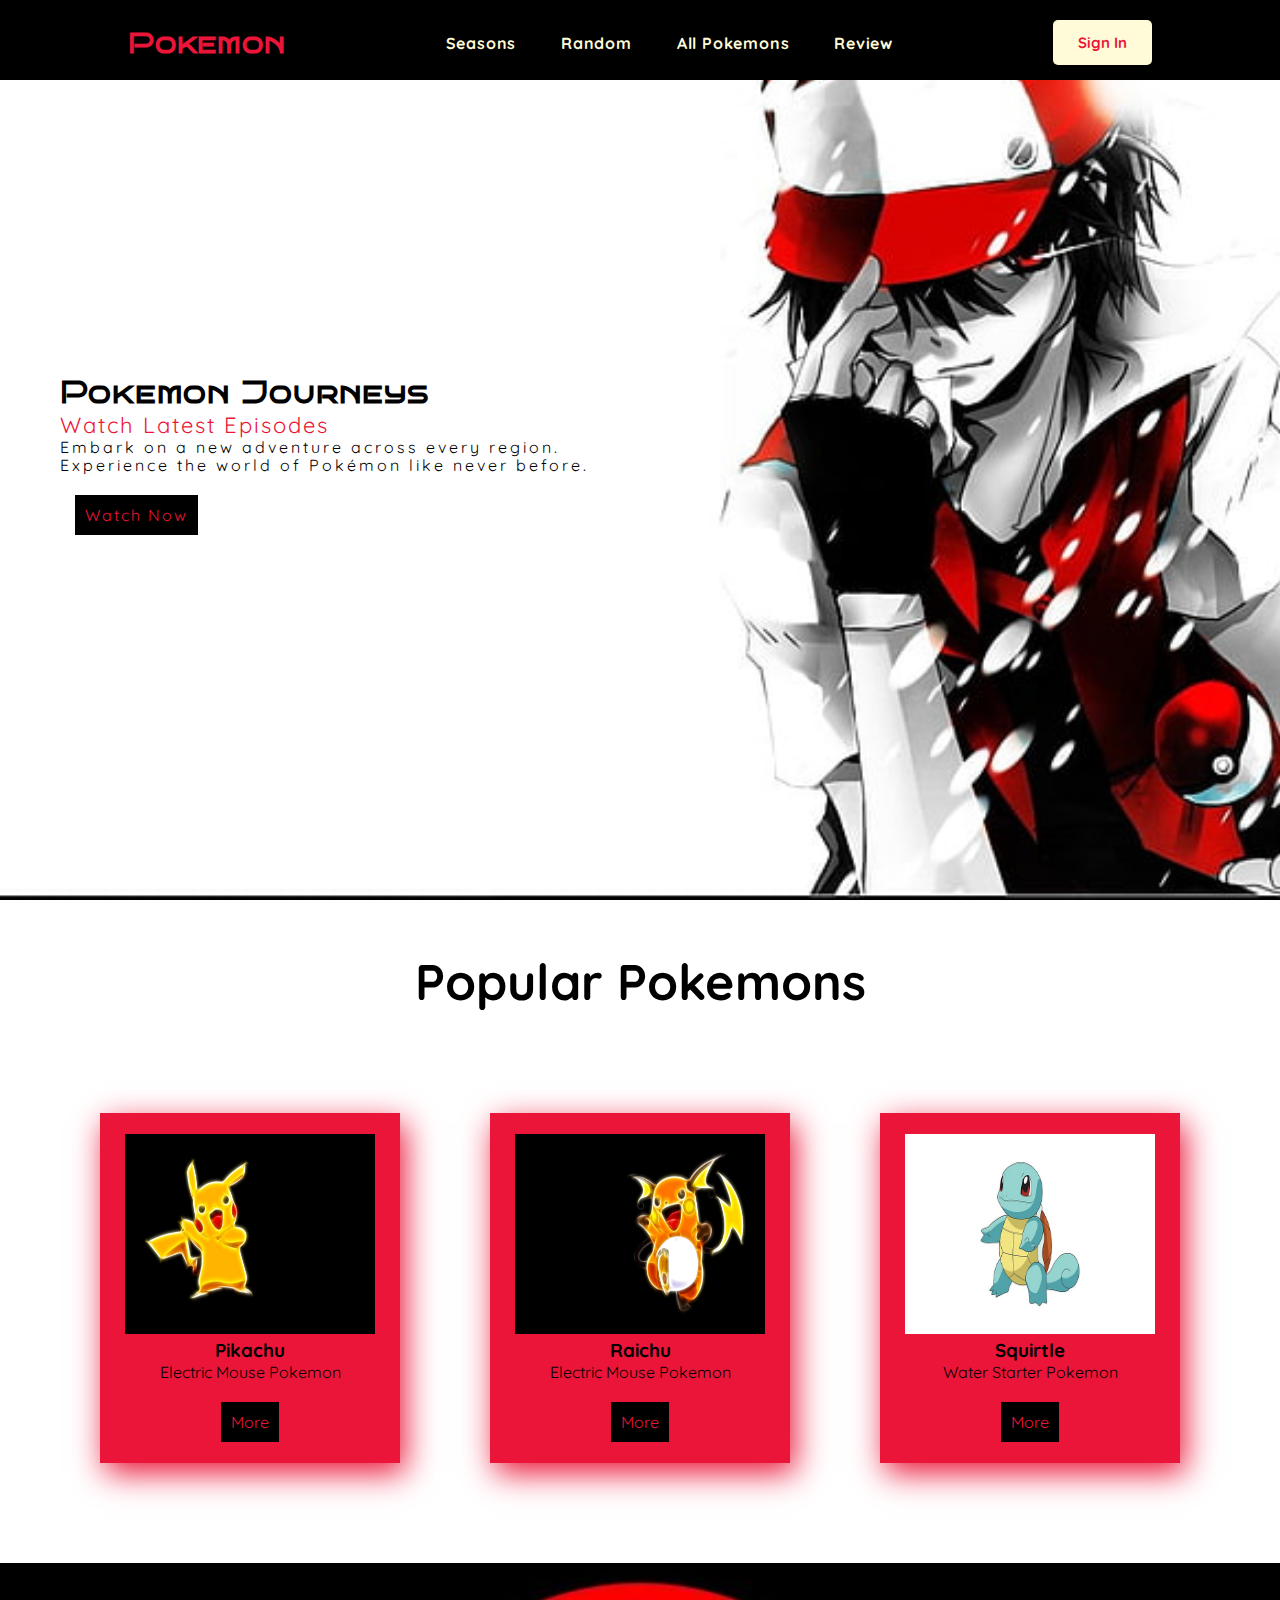
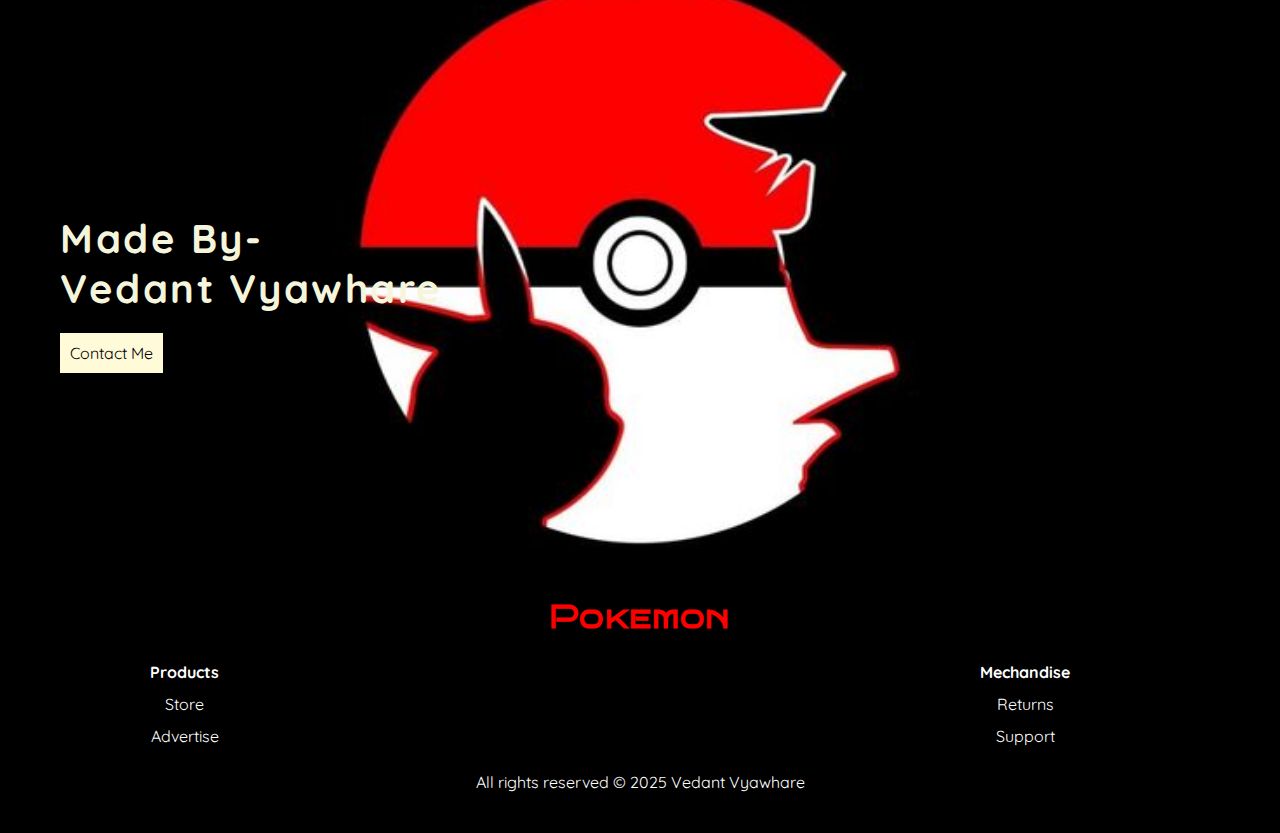
<file: index.html>
<!DOCTYPE html>
<html lang="en" dir="ltr">
<head>
    <meta charset="utf-8">
    <meta name="viewport" content="width=device-width, initial-scale=1.0">
    <title>Pokemon | Vedant Vyawhare</title>

    <link rel="stylesheet" href="style.css">
    <link rel="stylesheet" href="https://cdnjs.cloudflare.com/ajax/libs/font-awesome/6.4.0/css/all.min.css">
    <link href="https://fonts.googleapis.com/css2?family=Bruno+Ace+SC&family=Quicksand:wght@600&display=swap" rel="stylesheet">
    <link rel="icon" type="image/jpg" href="ball.jpg">
</head>
<body>
    
    <div class="navbar">
      <nav>
        <h2 class="logo">Pokemon</h2>
        <ul>
          <li><a href="seasons.html">Seasons</a></li>
          <li><a href="#">Random</a></li>
          <li><a href="#">All Pokemons</a></li>
          <li><a href="review.html">Review</a></li>
        </ul>
        <button type="button" class="nav-btn">Sign In</button>
      </nav>
    </div>

    <section class="home" id="home">
      <div class="content reveal">
        <h1>Pokemon Journeys</h1>
        <span>Watch Latest Episodes</span>
        <p>Embark on a new adventure across every region. Experience the world of Pokémon like never before.</p>
        <a href="#" class="homeButton pulse">Watch Now</a>
      </div>
    </section>

    <h1 class="ourProducts">Popular Pokemons</h1>
    <section class="itemsContainer">
      <div class="item">
        <img src="pikachu.jpg" alt="Pikachu">
        <h3>Pikachu</h3>
        <p>Electric Mouse Pokemon</p>
        <a href="#" class="homeButton">More</a>
      </div>

      <div class="item">
        <img src="riachu.jpg" alt="Raichu">
        <h3>Raichu</h3>
        <p>Electric Mouse Pokemon</p>
        <a href="#" class="homeButton">More</a>
      </div>

      <div class="item">
        <img src="squrtle.jpg" alt="Squirtle">
        <h3>Squirtle</h3>
        <p>Water Starter Pokemon</p>
        <a href="#" class="homeButton">More</a>
      </div>
    </section>

    <section class="aboutme">
      <div class="about-text">
        <h2>Made By-<br> Vedant Vyawhare</h2>
        
        <a href="#" class="homeButton" id="contactMeB">Contact Me</a>
      </div>
    </section>

    <footer>
      <div class="footerTop"><h1>Pokemon</h1></div>
      <div class="footerMiddle">
        <ul class="box-1">
          <li><strong>Products</strong></li>
          <li>Store</li>
          <li>Advertise</li>
        </ul>
        <ul class="box-2">
          <li><strong>Mechandise</strong></li>
          <li>Returns</li>
          <li>Support</li>
        </ul>
      </div>
      <div class="footerBottom">
        <p>All rights reserved &copy; 2025 Vedant Vyawhare</p>
      </div>
    </footer>
</body>
</html>
</file>
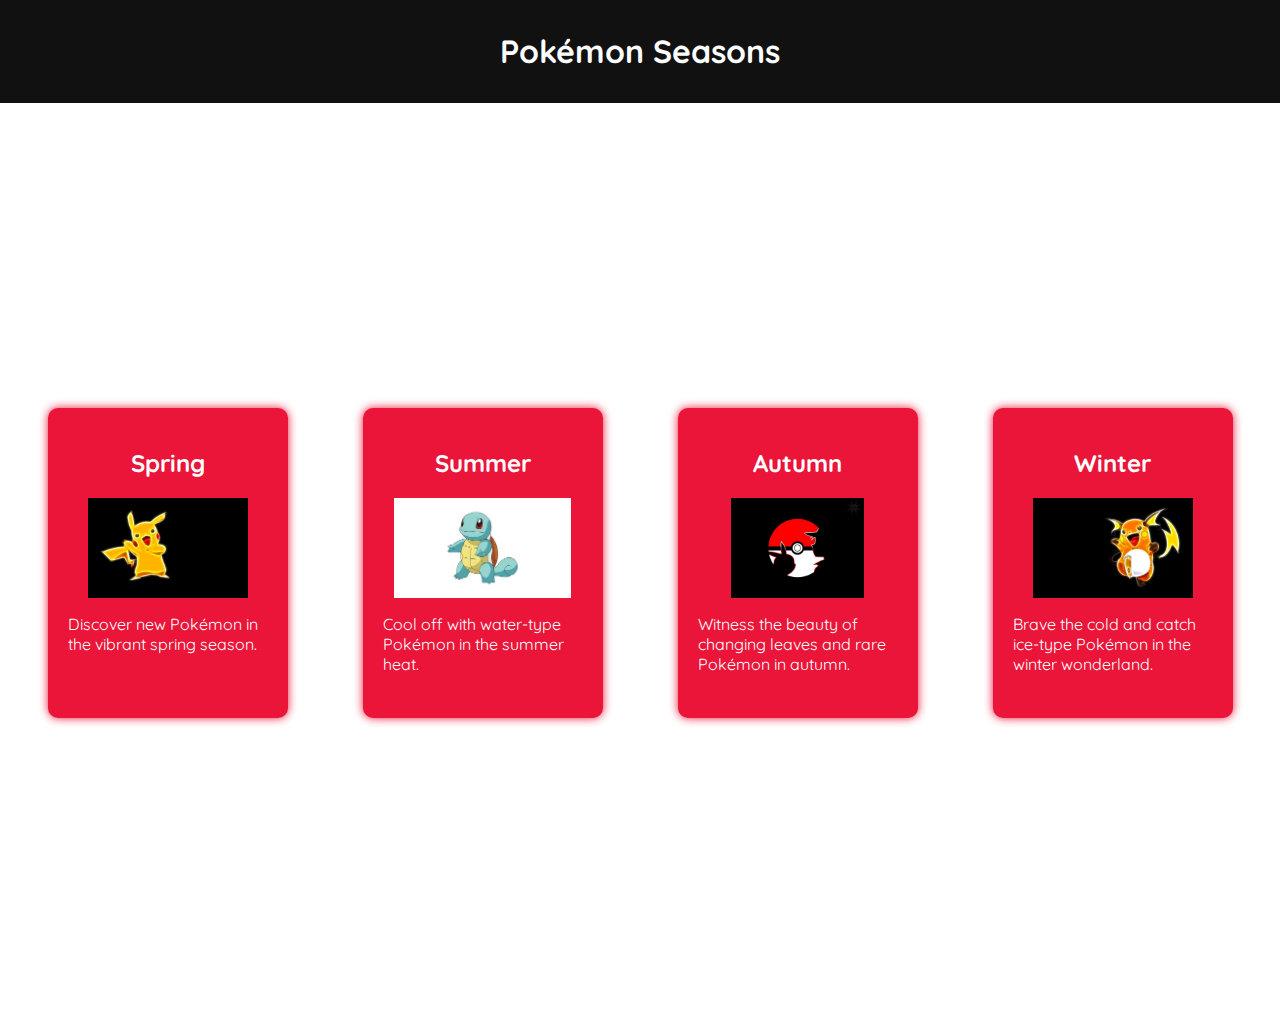
<file: seasons.html>
<!DOCTYPE html>
<html lang="en">
<head>
    <meta charset="UTF-8">
    <meta name="viewport" content="width=device-width, initial-scale=1.0">
    <title>Pokémon Seasons</title>


     <!---Linking awesome font------->
     <link rel="stylesheet" href="https://cdnjs.cloudflare.com/ajax/libs/font-awesome/6.4.0/css/all.min.css">
     <link rel="preconnect" href="https://fonts.googleapis.com">
     <link rel="preconnect" href="https://fonts.gstatic.com" crossorigin>
     <link href="https://fonts.googleapis.com/css2?family=Bruno+Ace+SC&display=swap" rel="stylesheet"> <!---/************font-family: 'Bruno Ace SC', cursive;----->
 
 <link rel="preconnect" href="https://fonts.googleapis.com">
 <link rel="preconnect" href="https://fonts.gstatic.com" crossorigin>
 <link href="https://fonts.googleapis.com/css2?family=Bruno+Ace+SC&family=Quicksand:wght@600&display=swap" rel="stylesheet"><!-- NOTE: font-family: 'Quicksand', sans-serif; -->
 
 
    <style>
        body {
            margin: 0;
            padding: 0;
            box-sizing: border-box;
            font-family: 'Quicksand', sans-serif;
            background-color: #fff;
            color: #fff;
            overflow: hidden;
        }

        header {
            background-color: #111;
            text-align: center;
            padding: 10px;
        }

        section {
            display: flex;
            justify-content: space-around;
            align-items: center;
            height: 100vh;
            padding: 10px;
            transition: background-color 0.5s;
        }

        .season {
            width: 200px;
            height: 270px;
            background-color: #fff;
            border-radius: 10px;
            display: flex;
            flex-direction: column;
            align-items: center;
            padding: 20px;
            margin: 20px;
            box-shadow: 0 0 10px #ea1538;
            transition: transform 0.3s ease-in-out, box-shadow 0.3s ease-in-out;
        }

        .season:hover {
            transform: scale(1.05);
            box-shadow: 0 0 20px #ea1538;
        }

        /* Block Image Insertion */
        .spring {
            background-color: #ea1538;
        }

        .summer {
            background-color: #ea1538;
        }

        .autumn {
            background-color: #ea1538;
        }

        .winter {
            background-color: #ea1538;
        }

        /* Image styling */

        img {
            height: 100px;
            width: auto;
        }


    </style>
</head>
<body>

    <header>
        <h1>Pokémon Seasons</h1>
    </header>

    <section>
        <div class="season spring">
            <h2><b>Spring</b></h2>
            <img src="pikachu.jpg" alt="Spring Pokémon">
            <p>Discover new Pokémon in the vibrant spring season.</p>
        </div>

        <div class="season summer">
            <h2>Summer</h2>
            <img src="squrtle.jpg" alt="Summer Pokémon">
            <p>Cool off with water-type Pokémon in the summer heat.</p>
        </div>

        <div class="season autumn">
            <h2>Autumn</h2>
            <img src="ball.jpg" alt="Autumn Pokémon">
            <p>Witness the beauty of changing leaves and rare Pokémon in autumn.</p>
        </div>

        <div class="season winter">
            <h2>Winter</h2>
            <img src="riachu.jpg" alt="Winter Pokémon">
            <p>Brave the cold and catch ice-type Pokémon in the winter wonderland.</p>
        </div>

    </section>


    

</body>
</html>
</file>
<file: style.css>
*{
    padding: 0;
    margin: 0;
    box-sizing: border-box;
    font-family: 'Quicksand', sans-serif;
  }
  /************Navbar styling ***********/

  .navbar{
    height: 80px;
    width: 100%;
  /*  background-image: linear-gradient(rgba(0, 0, 0, 0.6),rgba(0, 0, 0, 0.6)),url('/Images/slider02.jpg');
    background-size: cover;
    background-position: center; */
    background-color: black;
    position: fixed;
  }
  nav{
    display: flex;
    align-items: center;
    justify-content: space-between;
    padding-top: 20px;
    padding-left: 10%;
    padding-right: 10%;
    letter-spacing: 0.8px;
    
  }
  .logo{
    color: #ea1538;
    font-size: 28px;
    font-family: 'Bruno Ace SC', cursive;
  }
  nav ul li{
    list-style-type: none;
    display: inline-block;
    padding: 10px 20px;
  }
  nav ul li a{
    color: #FFFAD7;
    text-decoration: none;
    font-weight: bold;
  }
  nav ul li a:hover{
    color: #ea1538;
    text-decoration: none;
    transition: .3s;
  }
  
  button{
    border: none;
    background: #FFFAD7;
    padding: 13px 25px;
    border-radius: 5px;
    color: #ea1538;
    font-weight: bold;
    font-size: 15px;
    transition: .4s;
    
  }
  button:hover{
    transform: scale(1.2);
    cursor: pointer;
  }
  
  /***********section styling********/
  .home{
    width: 100%;
    min-height: 100vh;
    background-image: url('ash.jpg');
    background-size: cover;
    background-position: center top;
    /* position: relative; */
    display: grid;
    align-items: center;
  }
  
  .content{
    margin-left: 60px;
    margin-top: 80px;
    margin-right: 650px;
    margin-bottom: 50px;
    letter-spacing: 2px;
  }
  .home h1{
    font-size: 30px;
    font-family: 'Bruno Ace SC';
    font-weight: bolder;
    letter-spacing: 1px;
    line-height: 1.2;
  }
  .home span{
    font-size: 22px;
    color: #ea1538;
  }
  .home p{
    font-size: normal;
    letter-spacing: 3px;
    line-height: 1.1;
  }
  /***Section button styling***/
  .homeButton{
    background-color: black;
    text-decoration: none;
    color: #ea1538;
    line-height: 5;
    margin: 15px;
    padding: 10px;
    
    font-family: 'Quicksand', sans-serif;
  }
  .homeButton:active , .homeButton:hover{
    background-color: #ea1538;
    color: white;
    transition: 0.4s;
  }
  
  /*************Items & Products section styling*****************/
  
  .ourProducts{
    text-align: center;
    font-weight: bolder;
    font-size: 50px;
    margin-top: 50px;
  }
  .itemsContainer{
    display:flex;
    flex-flow: row wrap;
    margin-top: 80px;
    margin: 100px;
    justify-content: space-between;
    transition: background-color 0.5s;
  }
  .item{
    padding: 20px;
    text-align: center;
    border: 1px solid #ea1538;
    background-color: #ea1538;
    width: 300px;
    height: 350px;
    overflow: hidden;
    box-shadow: 5px 10px 30px #ea1538;
    transition: transform 0.3s ease-in-out, box-shadow 0.3s ease-in-out;

  }

    .item:hover {
      transform: scale(1.05);
      box-shadow: 0 0 20px #ea1538;
  }
  

  .itemsContainer img{
    height: 200px;
    width: 250px;
    cursor: auto;
  }
  
  
  
  /******************  About us Section **************/

  .aboutme{
    color: beige;
    margin-top: 100px;
    background-image: url('ball.jpg');
    background-size: cover;
    background-position: center;  
    height: 600px;
    width: 100%;
    display: grid;
    align-items: center;
  }
  .about-text h2 {
    margin-left: 60px;
    margin-top: 80px;
    margin-right: 650px;
    margin-bottom: 0px;
    letter-spacing: 2.5px;
    font-size: 40px;
  }
  .about-text h3 {
    margin-left: 60px;
    margin-top: 40px;
    margin-right: 650px;
    margin-bottom: 10px;
    letter-spacing: 2px;
  }
  .about-text p {
    margin-left: 60px;
    margin-top: 0px;
    margin-right: 650px;
    margin-bottom: 50px;
    letter-spacing: 2px;
  }
  

  #contactMeB {
    color: black;
    margin-left: 60px;
    margin-top: 0px;
    margin-right: 650px;
    margin-bottom: 10px;
    background-color: #FFFAD7;

  }
#contactMeB:active , #contactMeB:hover{
    background-color: #ea1538;
    color: white;
    transition: 0.4s;
  }
  
  
  /******Footer styling***********/
  footer{
    background-color: black;
    color: white;
    min-height: 30vh;
    flex-flow: row wrap;
    padding-top: 30px;
    padding-bottom: 30px;
    padding-left: 50px;
    padding-right: 50px;
    text-align: center;
  }
  .footerTop h1{
    font-family: 'Bruno Ace SC', cursive;
    letter-spacing: 1.2px;
    color: red;
    margin-top: 5px;
    margin-bottom: 20px;
  }
  .footerMiddle{
    display: flex;
    margin-right: 160px;
    margin-left: 100px;
    justify-content: space-between;
  }
  .footerMiddle ul{
    list-style: none;
  }
  
  .footerMiddle li{
    line-height: 2em;
    flex-flow: row wrap;
    text-decoration: none;
  }
  .footerBottom p{
    margin-top: 20px;
  }
</file>
